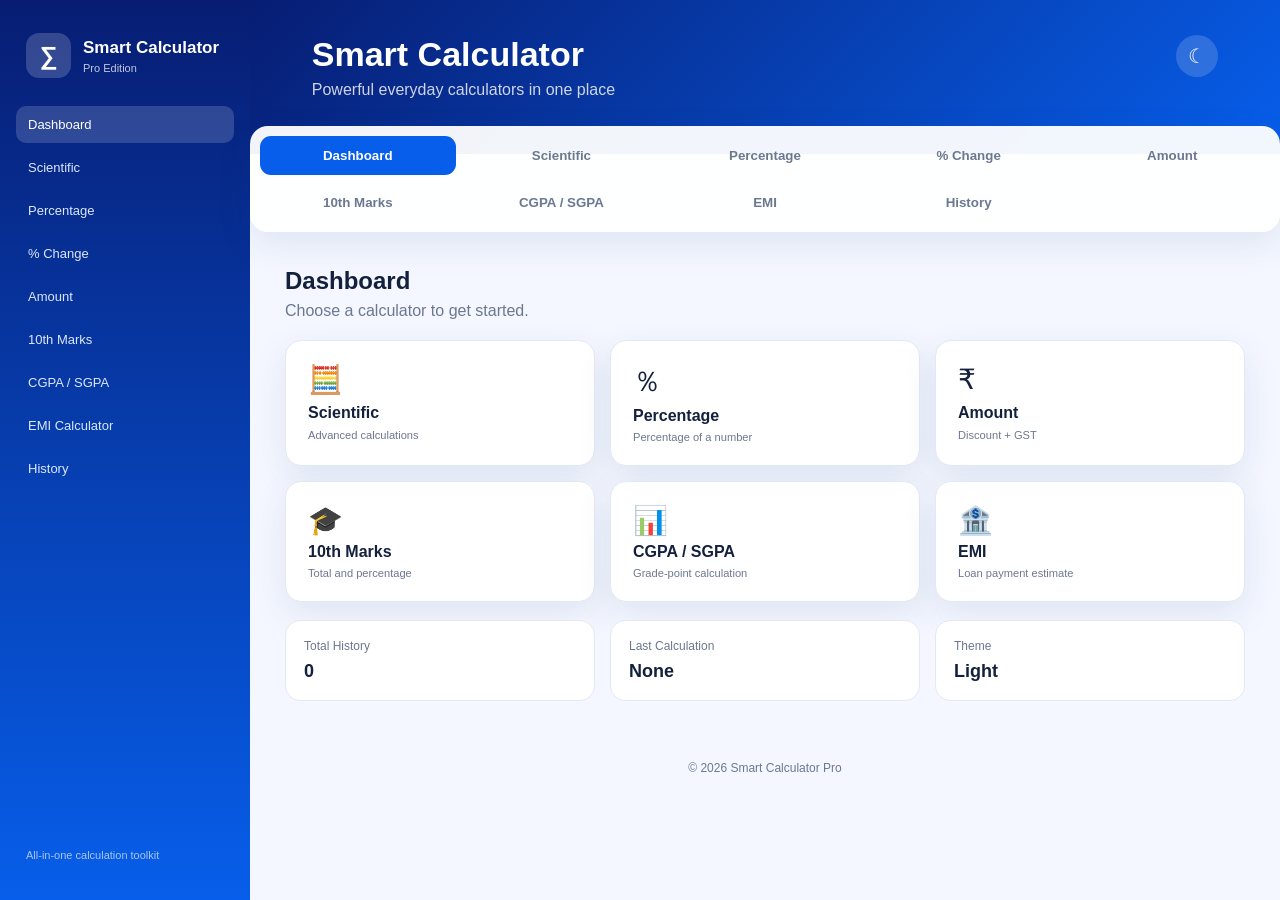
<file: index.html>
<!DOCTYPE html>
<html lang="en">
<head>
<meta charset="UTF-8">
<meta name="viewport" content="width=device-width, initial-scale=1.0">

<title>Smart Calculator Pro</title>

<link rel="stylesheet" href="style.css">
</head>

<body>

<div class="app">

<!-- ================= SIDEBAR ================= -->

<aside class="sidebar">

    <div class="brand">

        <div class="brand-icon">
            ∑
        </div>

        <div>
            <h2>Smart Calculator</h2>
            <p>Pro Edition</p>
        </div>

    </div>


    <nav>

        <button class="side-btn active"
                data-tab="dashboard">
            Dashboard
        </button>

        <button class="side-btn"
                data-tab="scientific">
            Scientific
        </button>

        <button class="side-btn"
                data-tab="percentage">
            Percentage
        </button>

        <button class="side-btn"
                data-tab="change">
            % Change
        </button>

        <button class="side-btn"
                data-tab="amount">
            Amount
        </button>

        <button class="side-btn"
                data-tab="marks">
            10th Marks
        </button>

        <button class="side-btn"
                data-tab="cgpa">
            CGPA / SGPA
        </button>

        <button class="side-btn"
                data-tab="emi">
            EMI Calculator
        </button>

        <button class="side-btn"
                data-tab="history">
            History
        </button>

    </nav>


    <div class="side-footer">
        All-in-one calculation toolkit
    </div>

</aside>


<!-- ================= MAIN ================= -->

<main class="main">


<!-- ================= HEADER ================= -->

<header class="top">

    <div>

        <h1>
            Smart Calculator
        </h1>

        <p>
            Powerful everyday calculators in one place
        </p>

    </div>


    <button
        id="themeBtn"
        class="theme-btn">

        ☾

    </button>

</header>



<!-- ================= TOP TABS ================= -->

<div class="tabs">

    <button
        class="tab active"
        data-tab="dashboard">
        Dashboard
    </button>

    <button
        class="tab"
        data-tab="scientific">
        Scientific
    </button>

    <button
        class="tab"
        data-tab="percentage">
        Percentage
    </button>

    <button
        class="tab"
        data-tab="change">
        % Change
    </button>

    <button
        class="tab"
        data-tab="amount">
        Amount
    </button>

    <button
        class="tab"
        data-tab="marks">
        10th Marks
    </button>

    <button
        class="tab"
        data-tab="cgpa">
        CGPA / SGPA
    </button>

    <button
        class="tab"
        data-tab="emi">
        EMI
    </button>

    <button
        class="tab"
        data-tab="history">
        History
    </button>

</div>



<section class="content">


<!-- ================================================= -->
<!-- DASHBOARD -->
<!-- ================================================= -->

<section
    class="panel active"
    id="dashboard">

    <div class="dashboard-head">

        <h2>
            Dashboard
        </h2>

        <p class="muted">
            Choose a calculator to get started.
        </p>

    </div>


    <div class="feature-grid">

        <button
            class="feature"
            data-open="scientific">

            <span>🧮</span>

            <b>
                Scientific
            </b>

            <small>
                Advanced calculations
            </small>

        </button>


        <button
            class="feature"
            data-open="percentage">

            <span>％</span>

            <b>
                Percentage
            </b>

            <small>
                Percentage of a number
            </small>

        </button>


        <button
            class="feature"
            data-open="amount">

            <span>₹</span>

            <b>
                Amount
            </b>

            <small>
                Discount + GST
            </small>

        </button>


        <button
            class="feature"
            data-open="marks">

            <span>🎓</span>

            <b>
                10th Marks
            </b>

            <small>
                Total and percentage
            </small>

        </button>


        <button
            class="feature"
            data-open="cgpa">

            <span>📊</span>

            <b>
                CGPA / SGPA
            </b>

            <small>
                Grade-point calculation
            </small>

        </button>


        <button
            class="feature"
            data-open="emi">

            <span>🏦</span>

            <b>
                EMI
            </b>

            <small>
                Loan payment estimate
            </small>

        </button>

    </div>


    <div class="stats">

        <div class="stat">

            <span>
                Total History
            </span>

            <b id="dashHistory">
                0
            </b>

        </div>


        <div class="stat">

            <span>
                Last Calculation
            </span>

            <b id="dashLast">
                None
            </b>

        </div>


        <div class="stat">

            <span>
                Theme
            </span>

            <b id="dashTheme">
                Light
            </b>

        </div>

    </div>

</section>



<!-- ================================================= -->
<!-- SCIENTIFIC CALCULATOR -->
<!-- ================================================= -->

<section
    class="panel"
    id="scientific">

    <div class="card calculator-card">

        <h2>
            Scientific Calculator
        </h2>

        <p class="muted">
            Use keyboard or buttons.
        </p>


        <div class="sci-display">

            <div id="sciExpression">
                0
            </div>

            <div id="sciResult">
                0
            </div>

        </div>


        <div class="sci-grid">

            <button
                class="key fn"
                data-action="clear">
                AC
            </button>

            <button
                class="key fn"
                data-action="back">
                ⌫
            </button>

            <button
                class="key fn"
                data-value="(">
                (
            </button>

            <button
                class="key fn"
                data-value=")">
                )
            </button>


            <button
                class="key fn"
                data-value="sqrt(">
                √
            </button>

            <button
                class="key fn"
                data-value="sin(">
                sin
            </button>

            <button
                class="key fn"
                data-value="cos(">
                cos
            </button>

            <button
                class="key op"
                data-value="/">
                ÷
            </button>


            <button
                class="key"
                data-value="7">
                7
            </button>

            <button
                class="key"
                data-value="8">
                8
            </button>

            <button
                class="key"
                data-value="9">
                9
            </button>

            <button
                class="key op"
                data-value="*">
                ×
            </button>


            <button
                class="key"
                data-value="4">
                4
            </button>

            <button
                class="key"
                data-value="5">
                5
            </button>

            <button
                class="key"
                data-value="6">
                6
            </button>

            <button
                class="key op"
                data-value="-">
                −
            </button>


            <button
                class="key"
                data-value="1">
                1
            </button>

            <button
                class="key"
                data-value="2">
                2
            </button>

            <button
                class="key"
                data-value="3">
                3
            </button>

            <button
                class="key op"
                data-value="+">
                +
            </button>


            <button
                class="key"
                data-value="0">
                0
            </button>

            <button
                class="key"
                data-value=".">
                .
            </button>

            <button
                class="key fn"
                data-value="Math.PI">
                π
            </button>

            <button
                class="key equal"
                data-action="equals">
                =
            </button>

        </div>

    </div>

</section>



<!-- ================================================= -->
<!-- PERCENTAGE -->
<!-- ================================================= -->

<section
    class="panel"
    id="percentage">

    <div class="card calculator-card">

        <h2>
            Percentage Calculator
        </h2>

        <p class="muted">
            Find a percentage of a number.
        </p>


        <form id="percentageForm">

            <label>

                Percentage

                <input
                    id="percentValue"
                    type="number"
                    step="any"
                    placeholder="20"
                    required>

            </label>


            <label>

                Number

                <input
                    id="percentBase"
                    type="number"
                    step="any"
                    placeholder="500"
                    required>

            </label>


            <button
                class="primary">

                Calculate

            </button>

        </form>


        <div
            class="result"
            id="percentageResult">

            Your result will appear here.

        </div>

    </div>

</section>



<!-- ================================================= -->
<!-- % CHANGE -->
<!-- ================================================= -->

<section
    class="panel"
    id="change">

    <div class="card calculator-card">

        <h2>
            Percentage Change
        </h2>

        <p class="muted">
            Calculate increase or decrease.
        </p>


        <form id="changeForm">

            <label>

                Old Value

                <input
                    id="oldValue"
                    type="number"
                    step="any"
                    required>

            </label>


            <label>

                New Value

                <input
                    id="newValue"
                    type="number"
                    step="any"
                    required>

            </label>


            <button
                class="primary">

                Calculate Change

            </button>

        </form>


        <div
            class="result"
            id="changeResult">

            Your result will appear here.

        </div>

    </div>

</section>



<!-- ================================================= -->
<!-- AMOUNT -->
<!-- ================================================= -->

<section
    class="panel"
    id="amount">

    <div class="card calculator-card">

        <h2>
            Amount Calculator
        </h2>

        <p class="muted">
            Discount and GST calculation.
        </p>


        <form id="amountForm">

            <label>

                Original Amount

                <input
                    id="amountValue"
                    type="number"
                    min="0"
                    step="any"
                    required>

            </label>


            <div class="grid-2">

                <label>

                    Discount %

                    <input
                        id="discount"
                        type="number"
                        min="0"
                        value="0">

                </label>


                <label>

                    GST %

                    <input
                        id="gst"
                        type="number"
                        min="0"
                        value="0">

                </label>

            </div>


            <button
                class="primary">

                Calculate Amount

            </button>

        </form>


        <div
            class="amount-result"
            id="amountResult">

            <div>
                <span>Discount</span>
                <strong>₹0.00</strong>
            </div>

            <div>
                <span>After Discount</span>
                <strong>₹0.00</strong>
            </div>

            <div>
                <span>GST</span>
                <strong>₹0.00</strong>
            </div>

            <div class="total">
                <span>Final Amount</span>
                <strong>₹0.00</strong>
            </div>

        </div>

    </div>

</section>



<!-- ================================================= -->
<!-- 10TH MARKS -->
<!-- ================================================= -->

<section
    class="panel"
    id="marks">

    <div class="card calculator-card">

        <h2>
            10th Marks Calculator
        </h2>

        <p class="muted">
            Enter six subject marks.
        </p>


        <form id="marksForm">

            <div class="marks-grid">

                <label>
                    English
                    <input
                        class="mark"
                        type="number"
                        min="0"
                        max="100"
                        required>
                </label>


                <label>
                    Marathi / Hindi
                    <input
                        class="mark"
                        type="number"
                        min="0"
                        max="100"
                        required>
                </label>


                <label>
                    Mathematics
                    <input
                        class="mark"
                        type="number"
                        min="0"
                        max="100"
                        required>
                </label>


                <label>
                    Science
                    <input
                        class="mark"
                        type="number"
                        min="0"
                        max="100"
                        required>
                </label>


                <label>
                    Social Science
                    <input
                        class="mark"
                        type="number"
                        min="0"
                        max="100"
                        required>
                </label>


                <label>
                    Optional Subject
                    <input
                        class="mark"
                        type="number"
                        min="0"
                        max="100"
                        required>
                </label>

            </div>


            <button
                class="primary">

                Calculate Marks

            </button>

        </form>


        <div class="marks-result">

            <div
                class="big-number"
                id="marksPercent">
                0%
            </div>


            <div class="marks-stats">

                <span>
                    Total:
                    <b id="marksTotal">
                        0
                    </b>/600
                </span>


                <span>
                    Average:
                    <b id="marksAverage">
                        0
                    </b>
                </span>

            </div>


            <div class="progress">

                <div id="marksBar"></div>

            </div>


            <p id="marksMessage">
                Enter marks to see your result.
            </p>

        </div>

    </div>

</section>



<!-- ================================================= -->
<!-- CGPA / SGPA -->
<!-- ================================================= -->

<section
    class="panel"
    id="cgpa">

    <div class="card calculator-card">

        <h2>
            CGPA / SGPA Calculator
        </h2>

        <p class="muted">
            Enter grade points and credits for each subject.
        </p>


        <div
            id="cgpaRows"
            class="cgpa-rows">
        </div>


        <div class="inline-actions">

            <button
                class="secondary"
                id="addSubject">

                + Add Subject

            </button>


            <button
                class="primary"
                id="calcCgpa">

                Calculate CGPA

            </button>

        </div>


        <div
            class="result"
            id="cgpaResult">

            Your CGPA / SGPA will appear here.

        </div>

    </div>

</section>



<!-- ================================================= -->
<!-- EMI -->
<!-- ================================================= -->

<section
    class="panel"
    id="emi">

    <div class="card calculator-card">

        <h2>
            EMI Calculator
        </h2>

        <p class="muted">
            Estimate your monthly loan payment.
        </p>


        <form id="emiForm">

            <label>

                Loan Amount (₹)

                <input
                    id="loanAmount"
                    type="number"
                    min="0"
                    step="any"
                    required
                    placeholder="500000">

            </label>


            <div class="grid-2">

                <label>

                    Annual Interest %

                    <input
                        id="interest"
                        type="number"
                        min="0"
                        step="any"
                        required
                        placeholder="8.5">

                </label>


                <label>

                    Tenure (Years)

                    <input
                        id="tenure"
                        type="number"
                        min="1"
                        step="1"
                        required
                        placeholder="5">

                </label>

            </div>


            <button
                class="primary">

                Calculate EMI

            </button>

        </form>


        <div
            class="emi-result"
            id="emiResult">

            <div>
                <span>Monthly EMI</span>
                <strong>₹0.00</strong>
            </div>

            <div>
                <span>Total Interest</span>
                <strong>₹0.00</strong>
            </div>

            <div class="total">
                <span>Total Payment</span>
                <strong>₹0.00</strong>
            </div>

        </div>

    </div>

</section>



<!-- ================================================= -->
<!-- HISTORY -->
<!-- ================================================= -->

<section
    class="panel"
    id="history">

    <div class="card calculator-card">

        <div class="history-head">

            <div>

                <h2>
                    Calculation History
                </h2>

                <p class="muted">
                    Saved locally on this device.
                </p>

            </div>


            <button
                id="clearHistory"
                class="danger">

                Clear All

            </button>

        </div>


        <div
            id="historyList"
            class="history-list">

            <div class="empty">
                No calculations yet.
            </div>

        </div>

    </div>

</section>


</section>


<footer>
    © 2026 Smart Calculator Pro
</footer>


</main>

</div>


<script src="script.js"></script>

</body>
</html>
</file>
<file: style.css>
* {
    box-sizing: border-box;
}

:root {
    --blue: #075eea;
    --dark-blue: #071d73;
    --bg: #f4f7ff;
    --card: #ffffff;
    --text: #14213d;
    --muted: #6c7890;
    --border: #e2e8f4;
    --danger: #e5484d;
    --shadow: 0 12px 35px rgba(30, 65, 130, 0.10);
}

body.dark {
    --bg: #0d1424;
    --card: #151e31;
    --text: #eef4ff;
    --muted: #9eabc0;
    --border: #2a3750;
    --shadow: 0 12px 35px rgba(0, 0, 0, 0.25);
}

body {
    margin: 0;
    font-family: Arial, Helvetica, sans-serif;
    background: var(--bg);
    color: var(--text);
    min-height: 100vh;
}

button,
input {
    font-family: inherit;
}

.app {
    display: flex;
    min-height: 100vh;
}

/* ================= SIDEBAR ================= */

.sidebar {
    width: 250px;
    background: linear-gradient(
        180deg,
        var(--dark-blue),
        var(--blue)
    );
    color: white;
    padding: 25px 16px;
    display: flex;
    flex-direction: column;
}

.brand {
    display: flex;
    align-items: center;
    gap: 12px;
    padding: 8px 10px 28px;
}

.brand-icon {
    width: 45px;
    height: 45px;
    border-radius: 13px;
    background: rgba(255, 255, 255, 0.18);
    display: grid;
    place-items: center;
    font-size: 25px;
    font-weight: bold;
}

.brand h2 {
    margin: 0;
    font-size: 17px;
}

.brand p {
    margin: 4px 0 0;
    font-size: 11px;
    opacity: 0.75;
}

.sidebar nav {
    display: grid;
    gap: 6px;
}

.side-btn {
    border: 0;
    background: transparent;
    color: #dce8ff;
    text-align: left;
    padding: 11px 12px;
    border-radius: 10px;
    font-size: 13px;
    cursor: pointer;
}

.side-btn:hover,
.side-btn.active {
    background: rgba(255, 255, 255, 0.16);
    color: white;
}

.side-footer {
    margin-top: auto;
    padding: 14px 10px;
    font-size: 11px;
    opacity: 0.65;
}

/* ================= MAIN ================= */

.main {
    flex: 1;
    min-width: 0;
}

/* ================= HEADER ================= */

.top {
    background: linear-gradient(
        135deg,
        var(--dark-blue),
        var(--blue)
    );

    color: white;

    padding: 35px 6% 55px;

    display: flex;
    justify-content: space-between;
    align-items: flex-start;
}

.top h1 {
    margin: 0 0 7px;
    font-size: 34px;
}

.top p {
    margin: 0;
    opacity: 0.8;
}

.theme-btn {
    width: 42px;
    height: 42px;

    border: 0;
    border-radius: 50%;

    background: rgba(255, 255, 255, 0.16);

    color: white;

    font-size: 20px;

    cursor: pointer;
}

/* ================= TABS ================= */

.tabs {
    max-width: 1100px;

    margin: -28px auto 0;

    padding: 10px;

    display: grid;
    grid-template-columns: repeat(5, 1fr);

    gap: 8px;

    background: rgba(255, 255, 255, 0.95);

    border-radius: 18px;

    box-shadow: var(--shadow);

    position: relative;
}

body.dark .tabs {
    background: #19243a;
}

.tab {
    border: 0;

    background: transparent;

    color: var(--muted);

    padding: 12px 7px;

    border-radius: 11px;

    font-weight: 600;

    cursor: pointer;
}

.tab.active {
    background: var(--blue);
    color: white;
}

/* ================= CONTENT ================= */

.content {
    max-width: 1000px;

    margin: 35px auto;

    padding: 0 20px;
}

.panel {
    display: none;
}

.panel.active {
    display: block;
}

/* ================= CARD ================= */

.card {
    background: var(--card);

    border: 1px solid var(--border);

    border-radius: 18px;

    box-shadow: var(--shadow);

    padding: 28px;
}

.calculator-card {
    max-width: 820px;
    margin: auto;
}

.calculator-card h2 {
    margin: 0 0 7px;
    font-size: 24px;
}

.muted {
    color: var(--muted);
    margin-top: 0;
}

/* ================= FORMS ================= */

form {
    display: grid;
    gap: 18px;
    margin-top: 24px;
}

label {
    display: grid;
    gap: 8px;

    color: var(--text);

    font-weight: 600;

    font-size: 14px;
}

input {
    width: 100%;

    border: 1px solid var(--border);

    background: var(--bg);

    color: var(--text);

    border-radius: 10px;

    padding: 13px;

    font-size: 16px;

    outline: none;
}

input:focus {
    border-color: var(--blue);

    box-shadow:
        0 0 0 3px
        rgba(7, 94, 234, 0.10);
}

/* ================= BUTTONS ================= */

.primary,
.secondary,
.danger {
    border: 0;

    border-radius: 10px;

    padding: 12px 17px;

    font-weight: bold;

    cursor: pointer;
}

.primary {
    background: var(--blue);
    color: white;
}

.secondary {
    background: rgba(7, 94, 234, 0.10);
    color: var(--blue);
}

.danger {
    background: rgba(229, 72, 77, 0.10);
    color: var(--danger);
}

/* ================= RESULT ================= */

.result {
    margin-top: 22px;

    padding: 18px;

    border-radius: 12px;

    background: rgba(7, 94, 234, 0.10);

    font-size: 20px;

    font-weight: bold;

    text-align: center;

    min-height: 58px;

    display: grid;

    place-items: center;
}

/* ================= GRID ================= */

.grid-2 {
    display: grid;

    grid-template-columns: 1fr 1fr;

    gap: 16px;
}

/* ================= AMOUNT / EMI ================= */

.amount-result,
.emi-result {
    margin-top: 22px;

    border: 1px solid var(--border);

    border-radius: 12px;

    overflow: hidden;
}

.amount-result div,
.emi-result div {
    display: flex;

    justify-content: space-between;

    padding: 13px 16px;

    border-bottom: 1px solid var(--border);
}

.amount-result div:last-child,
.emi-result div:last-child {
    border-bottom: 0;
}

.total {
    background: rgba(7, 94, 234, 0.10);
    font-size: 18px;
}

/* ================= MARKS ================= */

.marks-grid {
    display: grid;

    grid-template-columns: 1fr 1fr;

    gap: 15px;
}

.marks-result {
    margin-top: 22px;

    text-align: center;

    background: var(--bg);

    border-radius: 15px;

    padding: 22px;
}

.big-number {
    font-size: 42px;

    font-weight: bold;

    color: var(--blue);
}

.marks-stats {
    display: flex;

    justify-content: center;

    gap: 25px;

    color: var(--muted);

    margin: 8px 0 18px;
}

.progress {
    height: 12px;

    border-radius: 20px;

    background: var(--border);

    overflow: hidden;
}

.progress div {
    height: 100%;

    width: 0;

    background: var(--blue);

    transition: 0.4s;
}

/* ================= HISTORY ================= */

.history-head {
    display: flex;

    justify-content: space-between;

    align-items: center;

    gap: 15px;
}

.history-list {
    display: grid;

    gap: 10px;

    margin-top: 20px;
}

.history-item {
    position: relative;

    padding: 15px 55px 15px 15px;

    border: 1px solid var(--border);

    border-radius: 12px;

    background: var(--bg);
}

.history-item .type {
    font-weight: bold;

    color: var(--blue);

    font-size: 13px;
}

.history-item .time {
    font-size: 11px;

    color: var(--muted);

    margin-top: 5px;
}

.delete-history {
    position: absolute;

    right: 10px;
    top: 10px;

    border: 0;

    background: transparent;

    color: var(--danger);

    cursor: pointer;

    font-size: 20px;
}

.empty {
    text-align: center;

    color: var(--muted);

    padding: 35px;
}

/* ================= DASHBOARD ================= */

.dashboard-head {
    margin-bottom: 20px;
}

.dashboard-head h2 {
    margin-bottom: 7px;
}

.feature-grid {
    display: grid;

    grid-template-columns: repeat(3, 1fr);

    gap: 15px;
}

.feature {
    border: 1px solid var(--border);

    background: var(--card);

    color: var(--text);

    border-radius: 16px;

    padding: 22px;

    text-align: left;

    box-shadow: var(--shadow);

    cursor: pointer;

    display: grid;

    gap: 6px;
}

.feature:hover {
    transform: translateY(-2px);
}

.feature span {
    font-size: 28px;
}

.feature b {
    font-size: 16px;
}

.feature small {
    color: var(--muted);
}

.stats {
    display: grid;

    grid-template-columns: repeat(3, 1fr);

    gap: 15px;

    margin-top: 18px;
}

.stat {
    background: var(--card);

    border: 1px solid var(--border);

    border-radius: 15px;

    padding: 18px;
}

.stat span {
    display: block;

    color: var(--muted);

    font-size: 12px;

    margin-bottom: 8px;
}

.stat b {
    font-size: 18px;
}

/* ================= SCIENTIFIC ================= */

.sci-display {
    background: #0b1220;

    color: white;

    border-radius: 14px;

    padding: 15px;

    margin-top: 20px;

    text-align: right;

    min-height: 80px;

    overflow: hidden;
}

#sciExpression {
    font-size: 15px;

    color: #aeb9cc;

    min-height: 22px;

    word-break: break-all;
}

#sciResult {
    font-size: 28px;

    font-weight: bold;

    word-break: break-all;
}

.sci-grid {
    display: grid;

    grid-template-columns: repeat(4, 1fr);

    gap: 9px;

    margin-top: 12px;
}

.key {
    border: 0;

    border-radius: 10px;

    padding: 15px;

    background: var(--bg);

    color: var(--text);

    font-size: 17px;

    font-weight: bold;

    cursor: pointer;
}

.key.op,
.key.fn {
    color: var(--blue);
}

.key.equal {
    background: var(--blue);
    color: white;
}

/* ================= CGPA ================= */

.cgpa-rows {
    display: grid;

    gap: 10px;

    margin-top: 20px;
}

.cgpa-row {
    display: grid;

    grid-template-columns: 1fr 1fr auto;

    gap: 10px;

    align-items: end;
}

.cgpa-row button {
    height: 45px;

    border: 0;

    background: rgba(229, 72, 77, 0.10);

    color: var(--danger);

    border-radius: 10px;

    cursor: pointer;
}

.inline-actions {
    display: flex;

    gap: 10px;

    margin-top: 18px;
}

/* ================= EMI ================= */

.emi-result strong {
    color: var(--blue);
}

/* ================= FOOTER ================= */

footer {
    text-align: center;

    color: var(--muted);

    font-size: 12px;

    padding: 25px;
}

/* ================= TABLET ================= */

@media (max-width: 900px) {

    .sidebar {
        display: none;
    }

    .top {
        padding: 28px 20px 48px;
    }

    .top h1 {
        font-size: 27px;
    }

    .tabs {
        margin: -22px 12px 0;

        grid-template-columns: repeat(3, 1fr);
    }

    .content {
        margin-top: 25px;

        padding: 0 12px;
    }

    .feature-grid {
        grid-template-columns: 1fr 1fr;
    }

    .stats {
        grid-template-columns: 1fr;
    }

    .marks-grid,
    .grid-2 {
        grid-template-columns: 1fr;
    }

}

/* ================= MOBILE ================= */

@media (max-width: 520px) {

    .tabs {
        grid-template-columns: 1fr 1fr;
    }

    .feature-grid {
        grid-template-columns: 1fr;
    }

    .card {
        padding: 20px;
    }

    .cgpa-row {
        grid-template-columns: 1fr 1fr;
    }

    .cgpa-row button {
        grid-column: 1 / -1;
    }

    .inline-actions {
        flex-direction: column;
    }

    .marks-stats {
        flex-direction: column;
        gap: 7px;
    }

}
</file>
